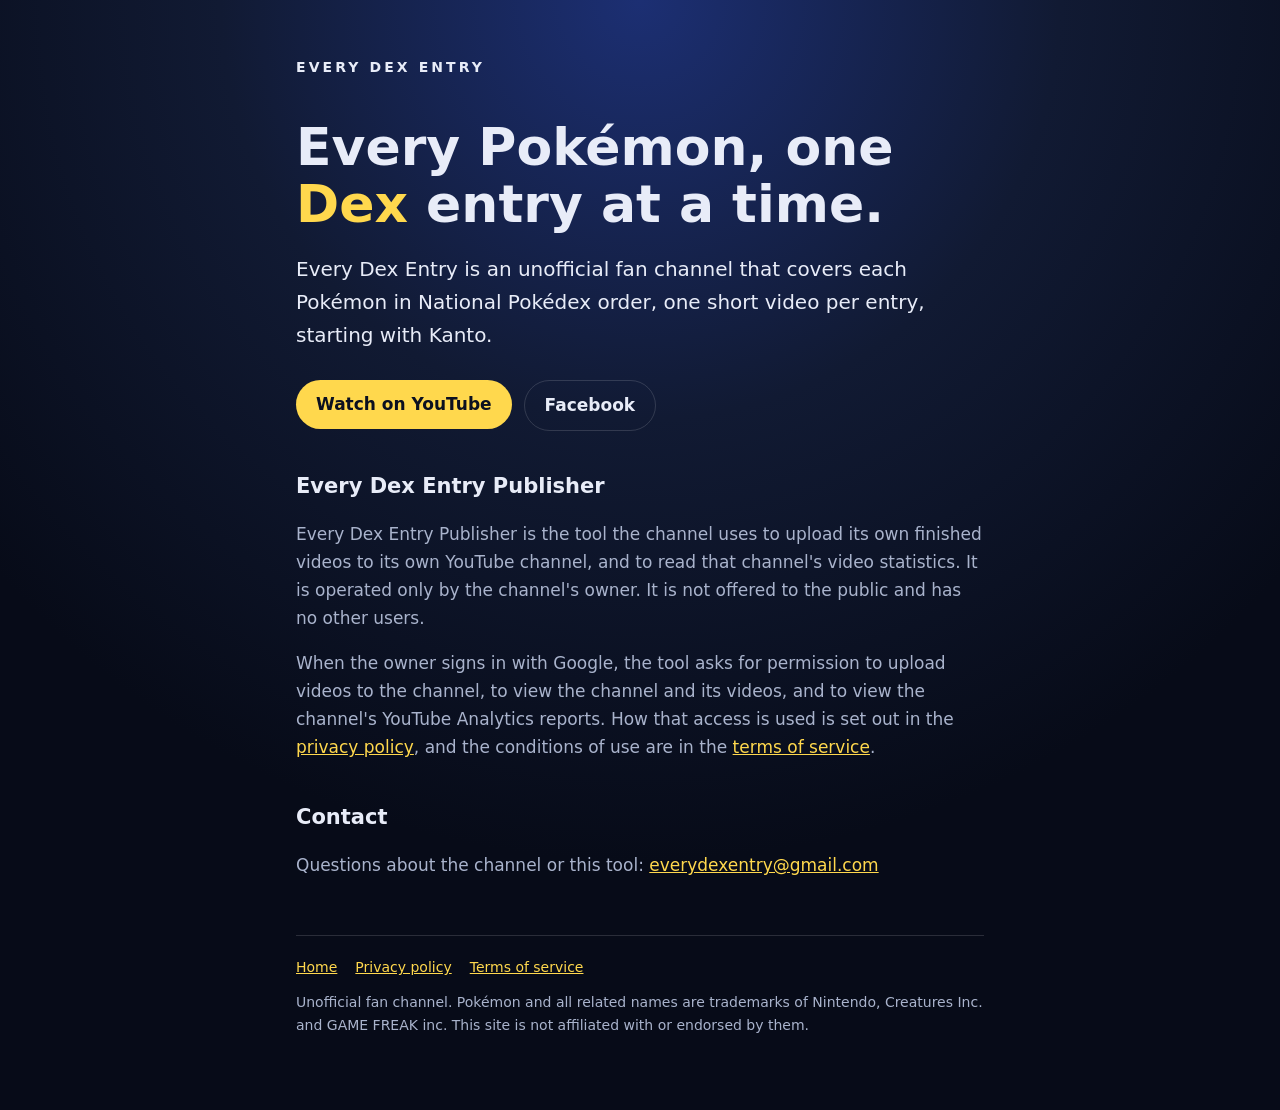
<file: index.html>
<!doctype html>
<html lang="en">
<head>
  <meta charset="utf-8">
  <meta name="viewport" content="width=device-width, initial-scale=1">
  <title>Every Dex Entry</title>
  <meta name="description" content="Every Dex Entry is an unofficial Pokémon fan channel covering every Pokédex entry, in order. This site also describes the tool the channel uses to publish its videos.">
  <link rel="stylesheet" href="style.css">
</head>
<body>
<main>
  <header class="brand"><a href="./">EVERY DEX ENTRY</a></header>

  <h1>Every Pokémon, one <em>Dex</em> entry at a time.</h1>
  <p class="lead">Every Dex Entry is an unofficial fan channel that covers each Pokémon in National Pokédex order, one short video per entry, starting with Kanto.</p>

  <ul class="links">
    <li><a href="https://www.youtube.com/@EveryDexEntry">Watch on YouTube</a></li>
    <li><a class="quiet" href="https://www.facebook.com/profile.php?id=61596809695350">Facebook</a></li>
  </ul>

  <h2>Every Dex Entry Publisher</h2>
  <p>Every Dex Entry Publisher is the tool the channel uses to upload its own finished videos to its own YouTube channel, and to read that channel's video statistics. It is operated only by the channel's owner. It is not offered to the public and has no other users.</p>
  <p>When the owner signs in with Google, the tool asks for permission to upload videos to the channel, to view the channel and its videos, and to view the channel's YouTube Analytics reports. How that access is used is set out in the <a href="privacy.html">privacy policy</a>, and the conditions of use are in the <a href="terms.html">terms of service</a>.</p>

  <h2>Contact</h2>
  <p>Questions about the channel or this tool: <a href="mailto:everydexentry@gmail.com">everydexentry@gmail.com</a></p>

  <footer>
    <nav><a href="./">Home</a><a href="privacy.html">Privacy policy</a><a href="terms.html">Terms of service</a></nav>
    Unofficial fan channel. Pokémon and all related names are trademarks of Nintendo, Creatures Inc. and GAME FREAK inc. This site is not affiliated with or endorsed by them.
  </footer>
</main>
</body>
</html>
</file>
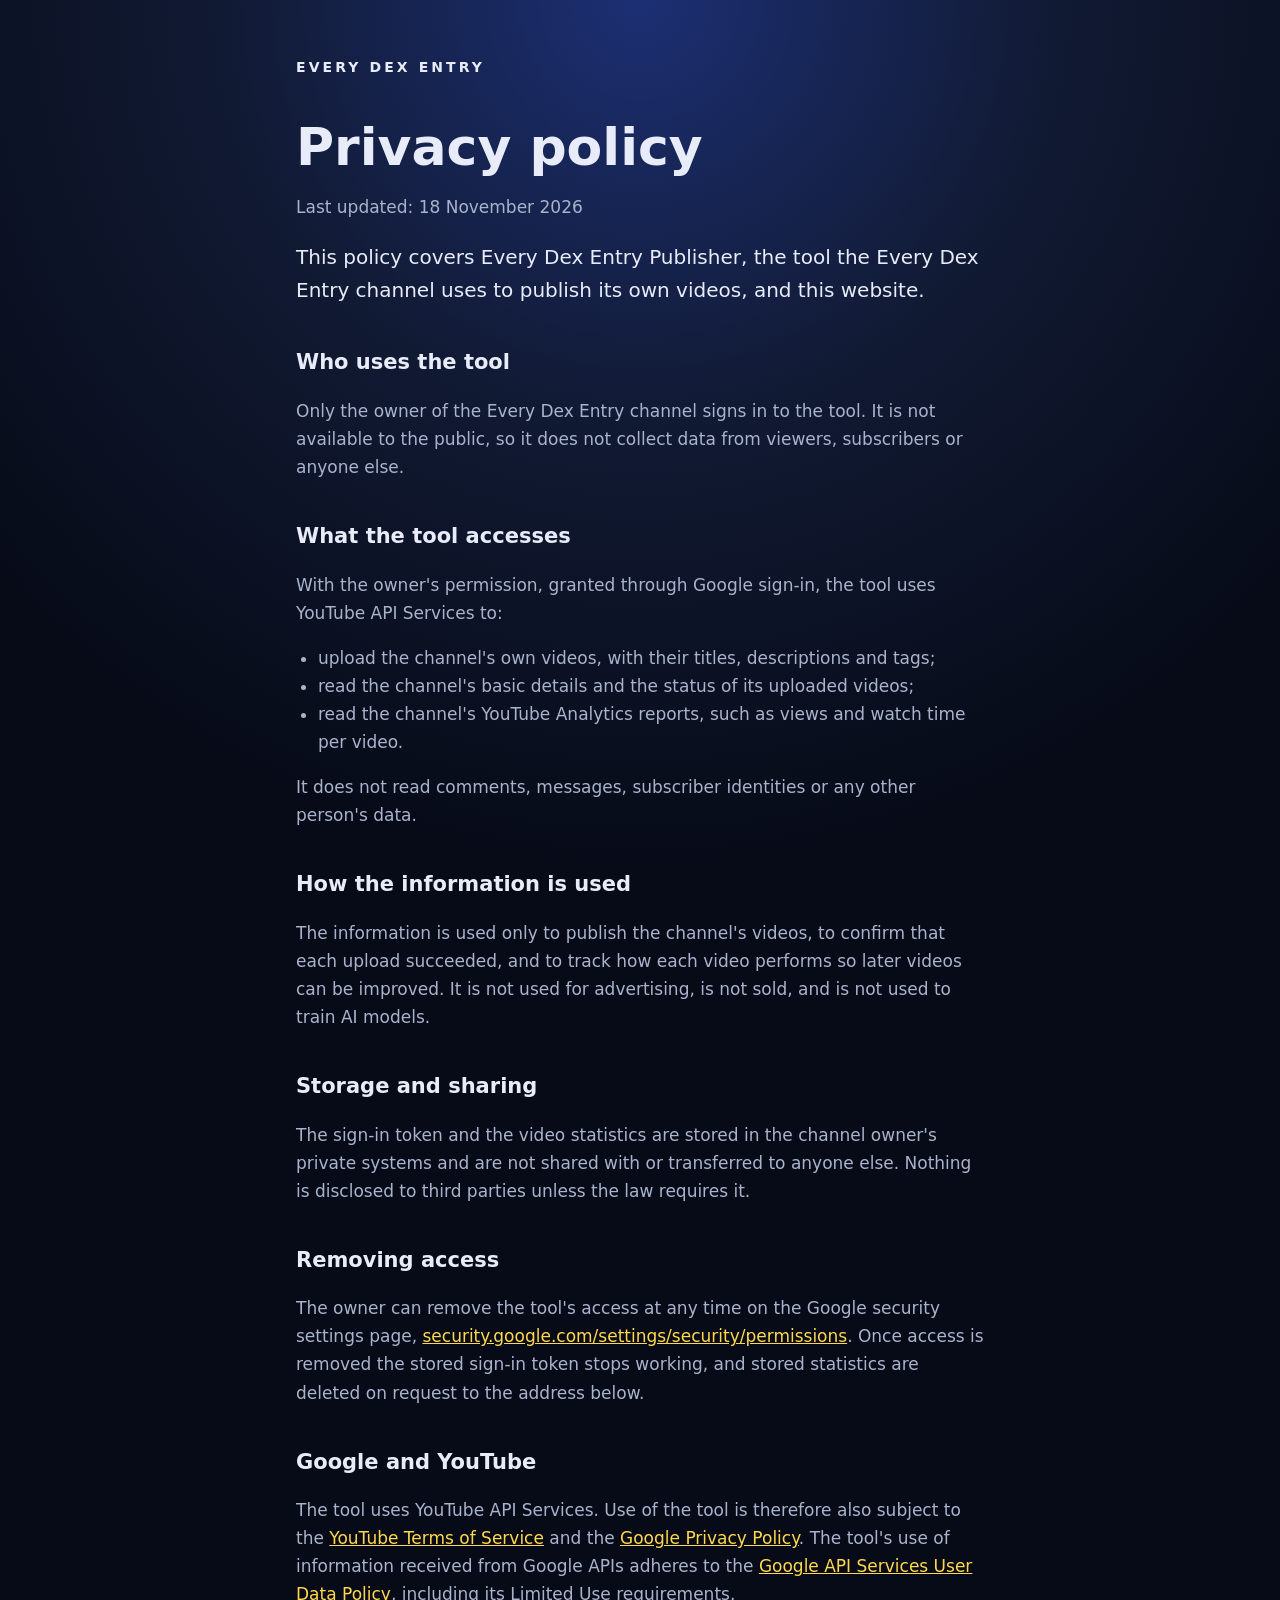
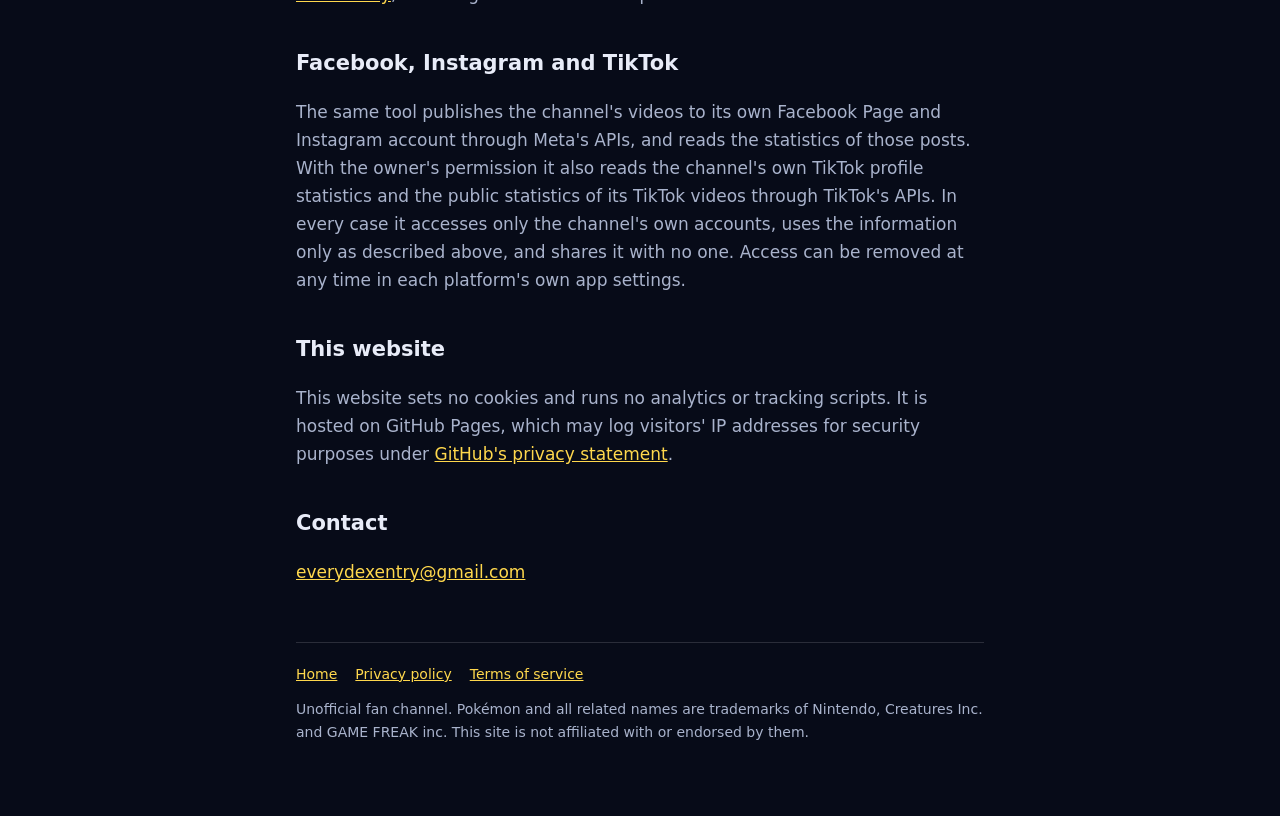
<file: privacy.html>
<!doctype html>
<html lang="en">
<head>
  <meta charset="utf-8">
  <meta name="viewport" content="width=device-width, initial-scale=1">
  <title>Privacy policy | Every Dex Entry</title>
  <link rel="stylesheet" href="style.css">
</head>
<body>
<main>
  <header class="brand"><a href="./">EVERY DEX ENTRY</a></header>

  <h1>Privacy policy</h1>
  <p>Last updated: 18 November 2026</p>
  <p class="lead">This policy covers Every Dex Entry Publisher, the tool the Every Dex Entry channel uses to publish its own videos, and this website.</p>

  <h2>Who uses the tool</h2>
  <p>Only the owner of the Every Dex Entry channel signs in to the tool. It is not available to the public, so it does not collect data from viewers, subscribers or anyone else.</p>

  <h2>What the tool accesses</h2>
  <p>With the owner's permission, granted through Google sign-in, the tool uses YouTube API Services to:</p>
  <ul>
    <li>upload the channel's own videos, with their titles, descriptions and tags;</li>
    <li>read the channel's basic details and the status of its uploaded videos;</li>
    <li>read the channel's YouTube Analytics reports, such as views and watch time per video.</li>
  </ul>
  <p>It does not read comments, messages, subscriber identities or any other person's data.</p>

  <h2>How the information is used</h2>
  <p>The information is used only to publish the channel's videos, to confirm that each upload succeeded, and to track how each video performs so later videos can be improved. It is not used for advertising, is not sold, and is not used to train AI models.</p>

  <h2>Storage and sharing</h2>
  <p>The sign-in token and the video statistics are stored in the channel owner's private systems and are not shared with or transferred to anyone else. Nothing is disclosed to third parties unless the law requires it.</p>

  <h2>Removing access</h2>
  <p>The owner can remove the tool's access at any time on the Google security settings page, <a href="https://security.google.com/settings/security/permissions">security.google.com/settings/security/permissions</a>. Once access is removed the stored sign-in token stops working, and stored statistics are deleted on request to the address below.</p>

  <h2>Google and YouTube</h2>
  <p>The tool uses YouTube API Services. Use of the tool is therefore also subject to the <a href="https://www.youtube.com/t/terms">YouTube Terms of Service</a> and the <a href="https://policies.google.com/privacy">Google Privacy Policy</a>. The tool's use of information received from Google APIs adheres to the <a href="https://developers.google.com/terms/api-services-user-data-policy">Google API Services User Data Policy</a>, including its Limited Use requirements.</p>

  <h2>Facebook, Instagram and TikTok</h2>
  <p>The same tool publishes the channel's videos to its own Facebook Page and Instagram account through Meta's APIs, and reads the statistics of those posts. With the owner's permission it also reads the channel's own TikTok profile statistics and the public statistics of its TikTok videos through TikTok's APIs. In every case it accesses only the channel's own accounts, uses the information only as described above, and shares it with no one. Access can be removed at any time in each platform's own app settings.</p>

  <h2>This website</h2>
  <p>This website sets no cookies and runs no analytics or tracking scripts. It is hosted on GitHub Pages, which may log visitors' IP addresses for security purposes under <a href="https://docs.github.com/en/site-policy/privacy-policies/github-general-privacy-statement">GitHub's privacy statement</a>.</p>

  <h2>Contact</h2>
  <p><a href="mailto:everydexentry@gmail.com">everydexentry@gmail.com</a></p>

  <footer>
    <nav><a href="./">Home</a><a href="privacy.html">Privacy policy</a><a href="terms.html">Terms of service</a></nav>
    Unofficial fan channel. Pokémon and all related names are trademarks of Nintendo, Creatures Inc. and GAME FREAK inc. This site is not affiliated with or endorsed by them.
  </footer>
</main>
</body>
</html>
</file>
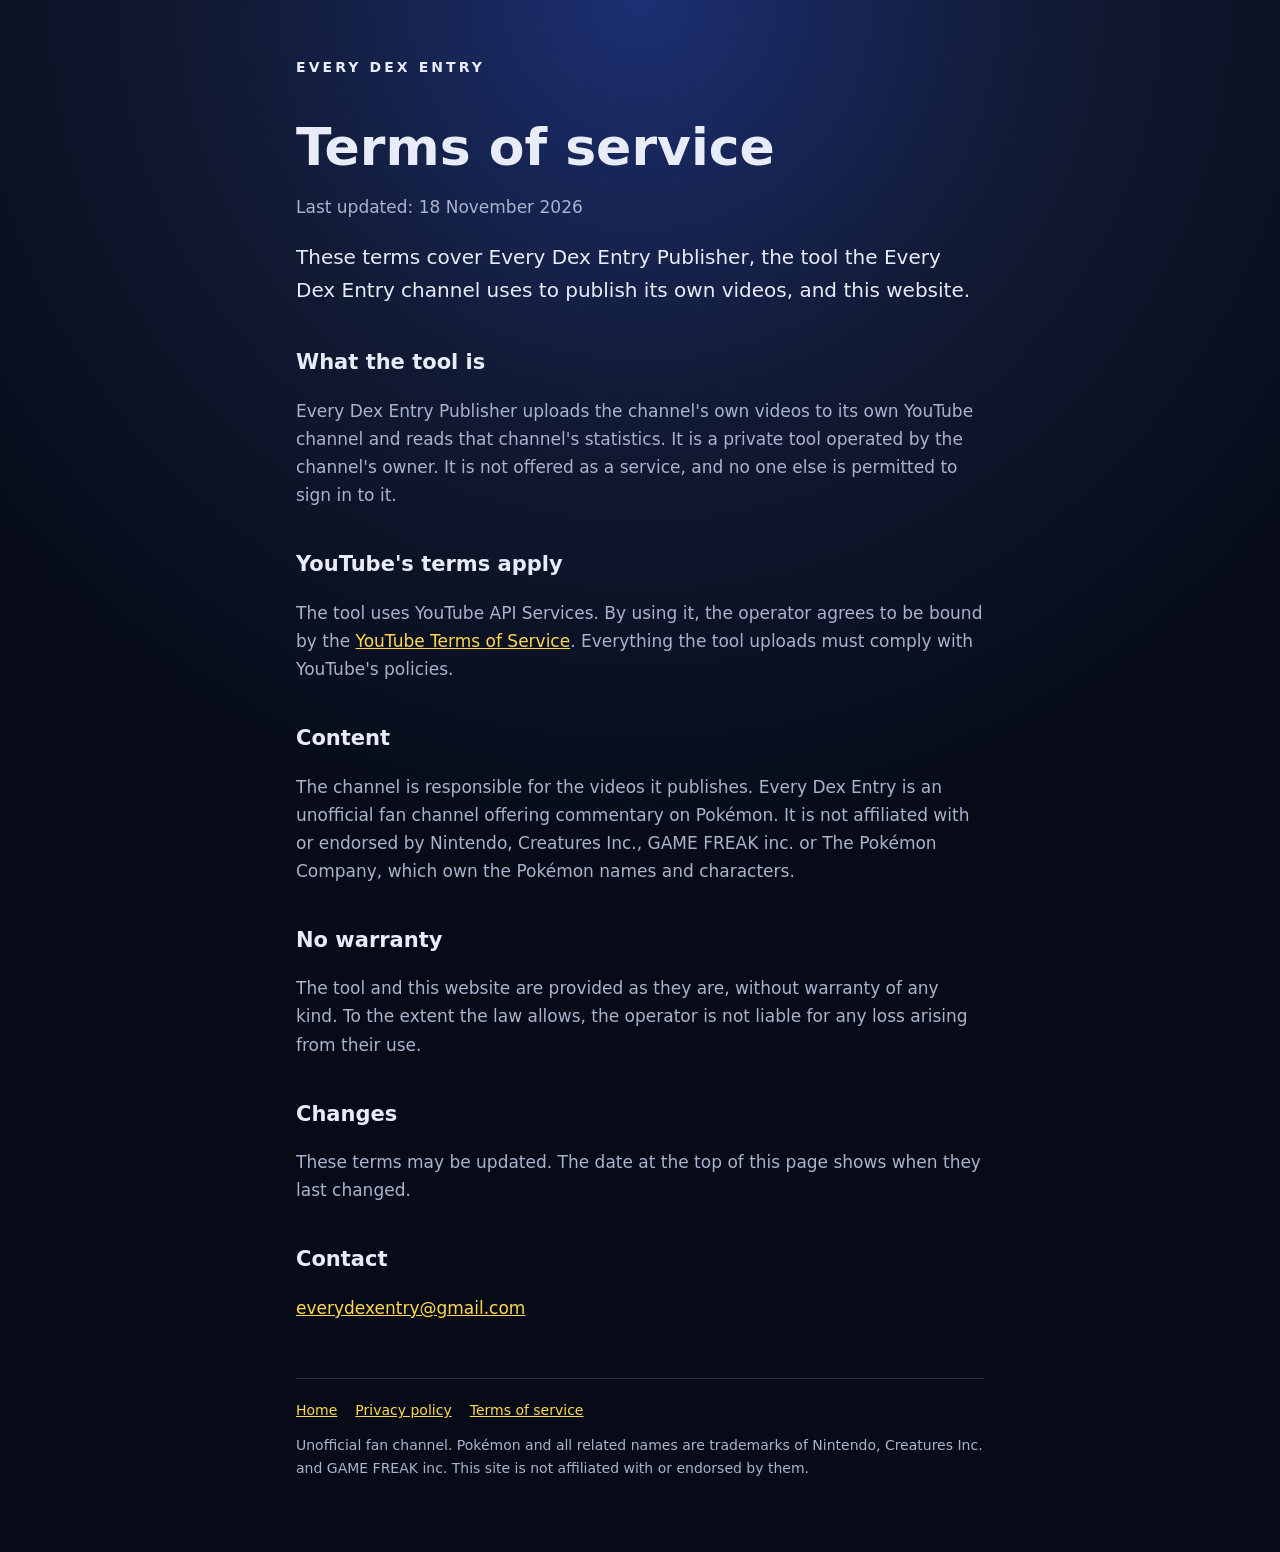
<file: terms.html>
<!doctype html>
<html lang="en">
<head>
  <meta charset="utf-8">
  <meta name="viewport" content="width=device-width, initial-scale=1">
  <title>Terms of service | Every Dex Entry</title>
  <link rel="stylesheet" href="style.css">
</head>
<body>
<main>
  <header class="brand"><a href="./">EVERY DEX ENTRY</a></header>

  <h1>Terms of service</h1>
  <p>Last updated: 18 November 2026</p>
  <p class="lead">These terms cover Every Dex Entry Publisher, the tool the Every Dex Entry channel uses to publish its own videos, and this website.</p>

  <h2>What the tool is</h2>
  <p>Every Dex Entry Publisher uploads the channel's own videos to its own YouTube channel and reads that channel's statistics. It is a private tool operated by the channel's owner. It is not offered as a service, and no one else is permitted to sign in to it.</p>

  <h2>YouTube's terms apply</h2>
  <p>The tool uses YouTube API Services. By using it, the operator agrees to be bound by the <a href="https://www.youtube.com/t/terms">YouTube Terms of Service</a>. Everything the tool uploads must comply with YouTube's policies.</p>

  <h2>Content</h2>
  <p>The channel is responsible for the videos it publishes. Every Dex Entry is an unofficial fan channel offering commentary on Pokémon. It is not affiliated with or endorsed by Nintendo, Creatures Inc., GAME FREAK inc. or The Pokémon Company, which own the Pokémon names and characters.</p>

  <h2>No warranty</h2>
  <p>The tool and this website are provided as they are, without warranty of any kind. To the extent the law allows, the operator is not liable for any loss arising from their use.</p>

  <h2>Changes</h2>
  <p>These terms may be updated. The date at the top of this page shows when they last changed.</p>

  <h2>Contact</h2>
  <p><a href="mailto:everydexentry@gmail.com">everydexentry@gmail.com</a></p>

  <footer>
    <nav><a href="./">Home</a><a href="privacy.html">Privacy policy</a><a href="terms.html">Terms of service</a></nav>
    Unofficial fan channel. Pokémon and all related names are trademarks of Nintendo, Creatures Inc. and GAME FREAK inc. This site is not affiliated with or endorsed by them.
  </footer>
</main>
</body>
</html>
</file>
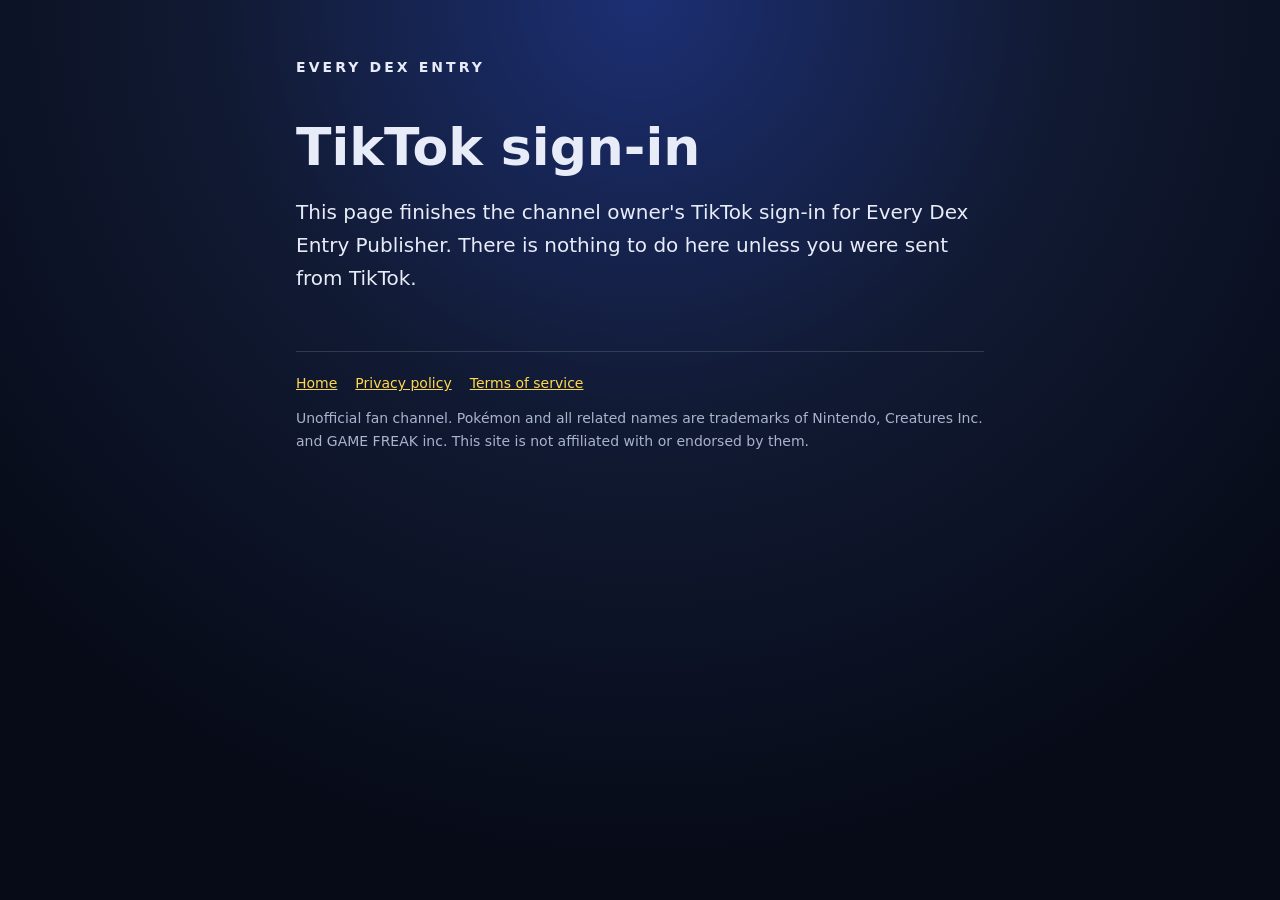
<file: tiktok.html>
<!doctype html>
<html lang="en">
<head>
  <meta charset="utf-8">
  <meta name="viewport" content="width=device-width, initial-scale=1">
  <meta name="robots" content="noindex">
  <title>TikTok sign-in | Every Dex Entry</title>
  <link rel="stylesheet" href="style.css">
  <style>
    .code { display: block; width: 100%; padding: 14px; border-radius: 12px; border: 1px solid var(--line); background: rgba(255, 255, 255, 0.06); color: var(--text); font: 15px/1.4 ui-monospace, Consolas, monospace; word-break: break-all; }
    button { margin-top: 14px; padding: 10px 20px; border: 0; border-radius: 999px; background: var(--accent); color: #0b1020; font: inherit; font-weight: 700; cursor: pointer; }
  </style>
</head>
<body>
<main>
  <header class="brand"><a href="./">EVERY DEX ENTRY</a></header>

  <h1>TikTok sign-in</h1>
  <p class="lead" id="message">This page finishes the channel owner's TikTok sign-in for Every Dex Entry Publisher. There is nothing to do here unless you were sent from TikTok.</p>

  <div id="result" hidden>
    <p>Copy this one-time code and give it to the setup step. It only works once, for a few minutes, and only together with the app's secret.</p>
    <textarea class="code" id="code" rows="4" readonly></textarea>
    <button type="button" id="copy">Copy code</button>
  </div>

  <footer>
    <nav><a href="./">Home</a><a href="privacy.html">Privacy policy</a><a href="terms.html">Terms of service</a></nav>
    Unofficial fan channel. Pokémon and all related names are trademarks of Nintendo, Creatures Inc. and GAME FREAK inc. This site is not affiliated with or endorsed by them.
  </footer>
</main>
<script>
  // Nothing is sent anywhere: the code TikTok put in the address is only shown for copying.
  const params = new URLSearchParams(location.search);
  const message = document.getElementById('message');
  if (params.get('error')) {
    message.textContent = 'TikTok did not complete the sign-in: ' + (params.get('error_description') || params.get('error'));
  } else if (params.get('code')) {
    message.textContent = 'TikTok sign-in approved.';
    document.getElementById('code').value = params.get('code');
    document.getElementById('result').hidden = false;
    document.getElementById('copy').addEventListener('click', async () => {
      const box = document.getElementById('code');
      try { await navigator.clipboard.writeText(box.value); document.getElementById('copy').textContent = 'Copied'; }
      catch { box.select(); }
    });
  }
</script>
</body>
</html>
</file>
<file: style.css>
:root {
  --bg: #070b18;
  --panel: #111a33;
  --text: #e8ecf8;
  --muted: #a9b3cc;
  --accent: #ffd84d;
  --line: rgba(255, 255, 255, 0.14);
}

* { box-sizing: border-box; }

body {
  margin: 0;
  background: radial-gradient(circle at 50% 0%, #1c2f73 0%, var(--panel) 38%, var(--bg) 78%) fixed, var(--bg);
  color: var(--text);
  font: 17px/1.65 system-ui, -apple-system, "Segoe UI", Roboto, sans-serif;
}

main { max-width: 720px; margin: 0 auto; padding: 56px 16px 72px; }

header.brand { font-weight: 800; letter-spacing: 0.22em; font-size: 14px; margin-bottom: 40px; }
header.brand a { color: var(--text); text-decoration: none; }

h1 { font-size: clamp(34px, 7vw, 52px); line-height: 1.1; margin: 0 0 14px; }
h1 em { font-style: normal; color: var(--accent); }
h2 { font-size: 21px; margin: 38px 0 8px; }
p, li { color: var(--muted); }
p.lead { font-size: 20px; color: var(--text); }
a { color: var(--accent); }
ul { padding-left: 22px; }

.links { display: flex; flex-wrap: wrap; gap: 12px; margin: 28px 0 8px; padding: 0; list-style: none; }
.links a {
  display: inline-block; padding: 10px 20px; border-radius: 999px;
  background: var(--accent); color: #0b1020; font-weight: 700; text-decoration: none;
}
.links a.quiet { background: transparent; color: var(--text); border: 1px solid var(--line); }

footer { margin-top: 56px; padding-top: 20px; border-top: 1px solid var(--line); font-size: 14px; color: var(--muted); }
footer nav { display: flex; flex-wrap: wrap; gap: 18px; margin-bottom: 12px; }
</file>
